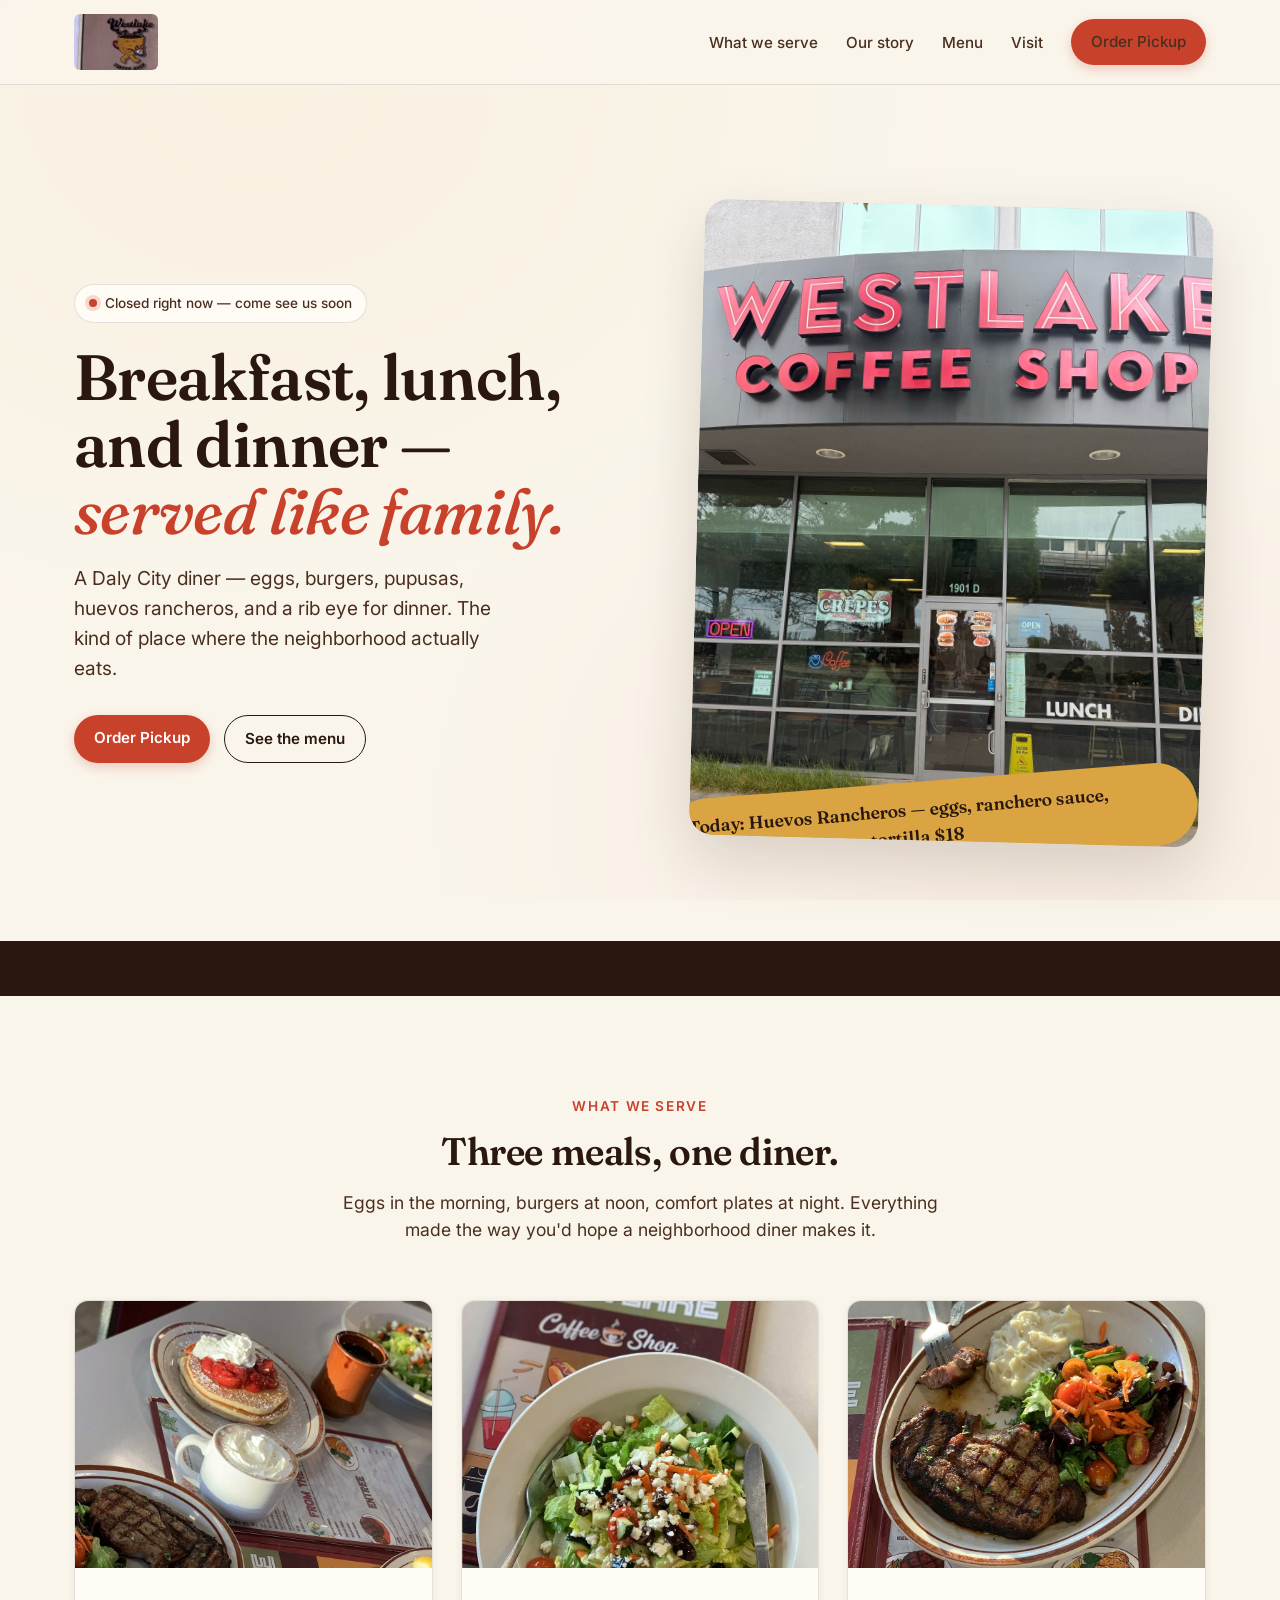
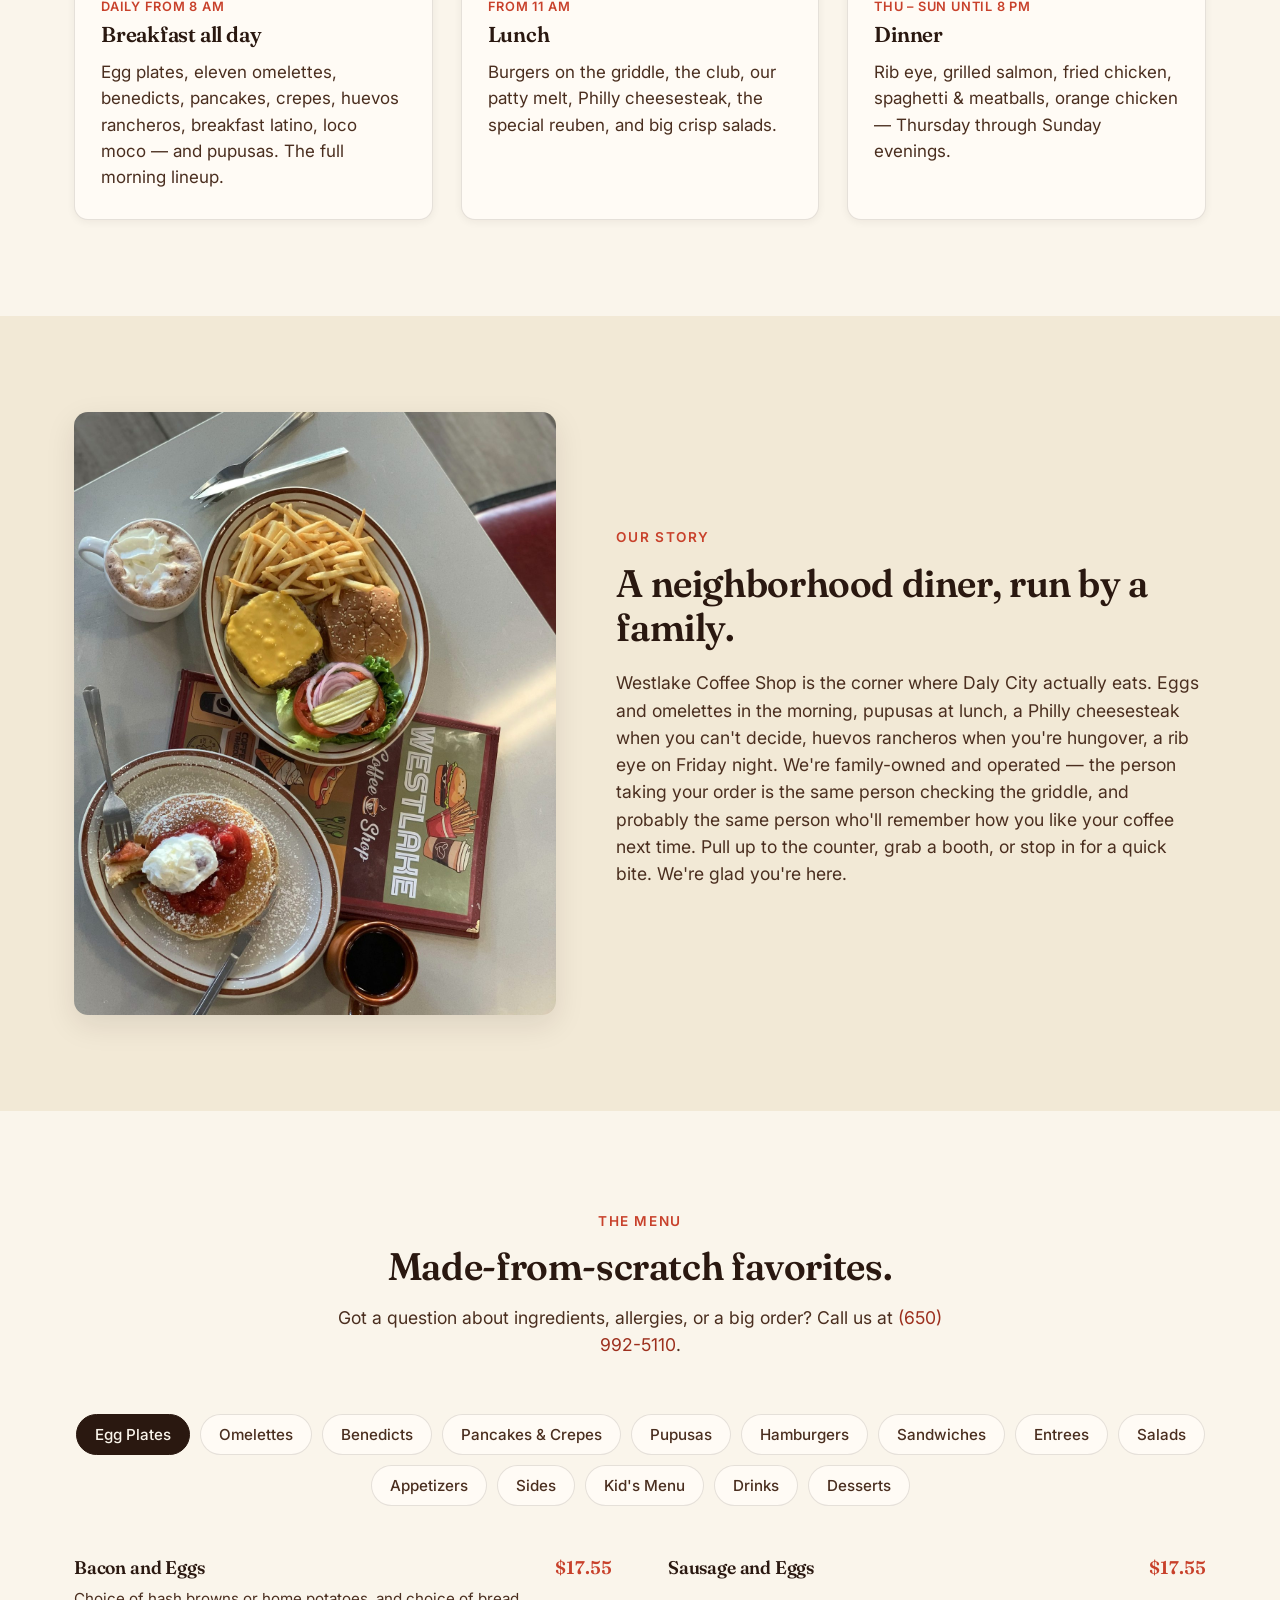
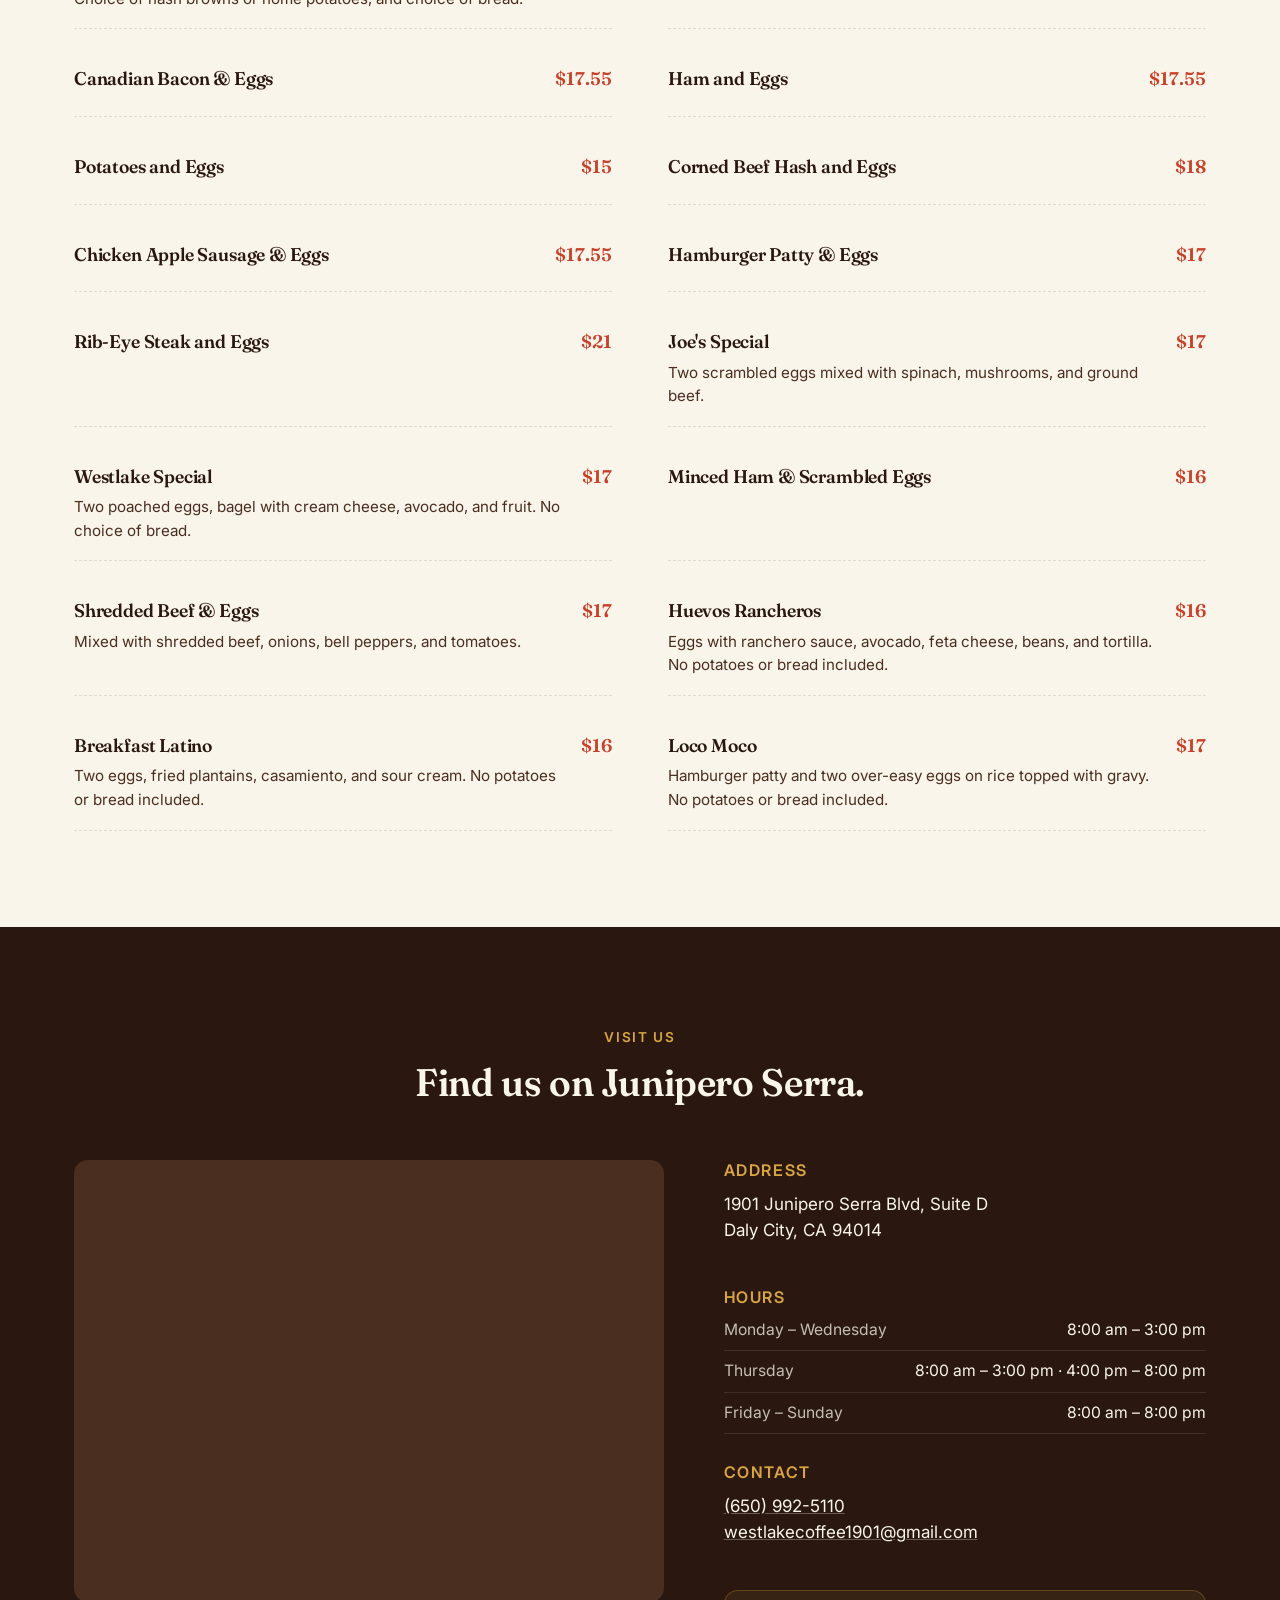
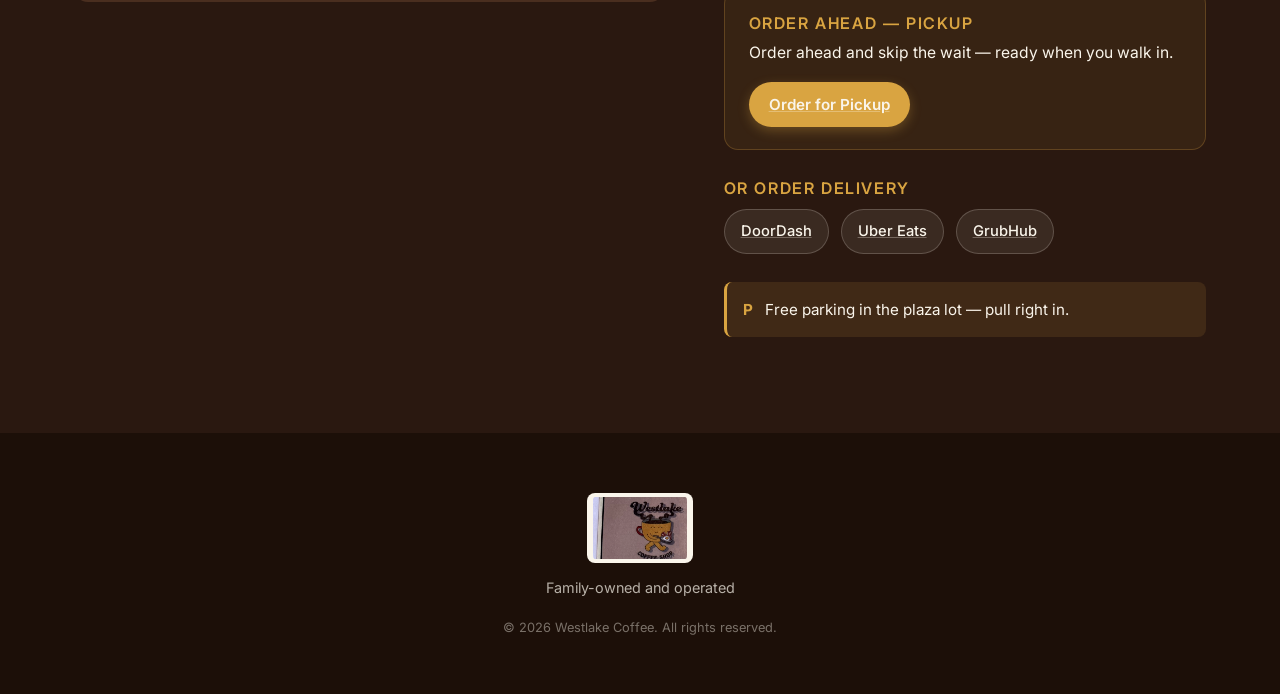
<file: index.html>
<!DOCTYPE html>
<html lang="en">
<head>
<meta charset="UTF-8" />
<meta name="viewport" content="width=device-width, initial-scale=1.0" />
<title>Westlake Coffee — Daly City Diner | Breakfast, Lunch & Dinner</title>
<meta name="description" content="A family-owned Daly City diner serving breakfast, lunch, and dinner on Junipero Serra. Coffee, comfort food, and a counter seat with your name on it." />

<link rel="preconnect" href="https://fonts.googleapis.com">
<link rel="preconnect" href="https://fonts.gstatic.com" crossorigin>
<link href="https://fonts.googleapis.com/css2?family=Fraunces:ital,opsz,wght@0,9..144,500;0,9..144,600;0,9..144,700;1,9..144,500&family=Inter:wght@400;500;600&display=swap" rel="stylesheet">

<link rel="stylesheet" href="styles.css">
</head>
<body>

<!-- ===== Nav ===== -->
<nav class="nav">
  <div class="nav-inner">
    <a href="#top" class="brand" aria-label="Westlake Coffee Shop — home">
      <img src="images/logo-full.png" alt="Westlake Coffee Shop" class="brand-logo" />
    </a>
    <button class="nav-toggle" aria-label="Toggle menu" aria-expanded="false">
      <span></span><span></span><span></span>
    </button>
    <ul class="nav-links">
      <li><a href="#serve">What we serve</a></li>
      <li><a href="#story">Our story</a></li>
      <li><a href="#menu">Menu</a></li>
      <li><a href="#visit">Visit</a></li>
      <li><a href="tel:+16509925110" data-bind-attr="href:business.pickup_url" class="btn">Order Pickup</a></li>
    </ul>
  </div>
</nav>

<!-- ===== Hero ===== -->
<header class="hero" id="top">
  <div class="container hero-grid">
    <div>
      <div class="hero-eyebrow" id="open-now">
        <span class="dot"></span>
        <span class="text">Checking hours…</span>
      </div>
      <h1>Breakfast, lunch, and dinner — <em>served like family.</em></h1>
      <p class="lede" data-bind="business.tagline">A Daly City diner — breakfast, lunch, and dinner, family-run on Junipero Serra.</p>
      <div class="hero-cta">
        <a href="tel:+16509925110" data-bind-attr="href:business.pickup_url" class="btn">Order Pickup</a>
        <a href="#menu" class="btn btn-ghost">See the menu</a>
      </div>
    </div>
    <div class="hero-photo" id="hero-photo">
      <div class="hero-sticker" data-bind="todays_special">Today's special</div>
    </div>
  </div>
</header>

<!-- ===== Marquee ===== -->
<div class="marquee" aria-hidden="true">
  <div class="marquee-track">
    <span>Fresh coffee, all day</span>
    <span>Pancakes since sunrise</span>
    <span>Family owned &amp; operated</span>
    <span>Free parking out front</span>
    <span>Daly City regulars welcome</span>
    <span>Dine in · Pick up · Delivery</span>
    <span>Fresh coffee, all day</span>
    <span>Pancakes since sunrise</span>
    <span>Family owned &amp; operated</span>
    <span>Free parking out front</span>
  </div>
</div>

<!-- ===== What we serve ===== -->
<section id="serve">
  <div class="container">
    <div class="section-head reveal">
      <span class="eyebrow">What we serve</span>
      <h2>Three meals, one diner.</h2>
      <p>Eggs in the morning, burgers at noon, comfort plates at night. Everything made the way you'd hope a neighborhood diner makes it.</p>
    </div>
    <div class="serve-grid" id="serve-grid"></div>
  </div>
</section>

<!-- ===== Family story ===== -->
<section class="story" id="story">
  <div class="container story-grid">
    <div class="story-photo reveal" id="story-photo"></div>
    <div class="reveal">
      <span class="eyebrow" style="color: var(--tomato); font-size: 0.85rem; font-weight: 600; letter-spacing: 0.12em; text-transform: uppercase;">Our story</span>
      <h2 data-bind="family_story.heading" style="margin-top: 12px;">A neighborhood diner, run by a family.</h2>
      <p data-bind="family_story.body"></p>
    </div>
  </div>
</section>

<!-- ===== Menu ===== -->
<section id="menu">
  <div class="container">
    <div class="section-head reveal">
      <span class="eyebrow">The menu</span>
      <h2>Made-from-scratch favorites.</h2>
      <p>Got a question about ingredients, allergies, or a big order? Call us at <a data-bind-attr="href:business.phone_link;prefix=tel:" href="tel:+16509925110"><span data-bind="business.phone">(650) 992-5110</span></a>.</p>
    </div>
    <div class="menu-tabs" id="menu-tabs"></div>
    <div id="menu-panels"></div>
  </div>
</section>

<!-- ===== Visit ===== -->
<section class="visit" id="visit">
  <div class="container">
    <div class="section-head reveal">
      <span class="eyebrow">Visit us</span>
      <h2>Find us on Junipero Serra.</h2>
    </div>
    <div class="visit-grid">
      <iframe class="visit-map reveal" id="visit-map" loading="lazy" referrerpolicy="no-referrer-when-downgrade"></iframe>
      <div class="visit-info reveal">
        <div class="visit-block">
          <h3>Address</h3>
          <p>
            <span data-bind="business.address_line1"></span><br>
            <span data-bind="business.address_line2"></span>
          </p>
        </div>
        <div class="visit-block">
          <h3>Hours</h3>
          <ul class="hours-list" id="hours-list"></ul>
        </div>
        <div class="visit-block">
          <h3>Contact</h3>
          <p>
            <a data-bind-attr="href:business.phone_link;prefix=tel:"><span data-bind="business.phone"></span></a><br>
            <a data-bind-attr="href:business.email;prefix=mailto:"><span data-bind="business.email"></span></a>
          </p>
        </div>
        <div class="visit-block pickup-block">
          <h3>Order ahead — pickup</h3>
          <p class="pickup-note" data-bind="business.pickup_note">Order ahead and skip the wait.</p>
          <a href="tel:+16509925110" data-bind-attr="href:business.pickup_url" class="btn pickup-btn">Order for Pickup</a>
        </div>
        <div class="visit-block">
          <h3>Or order delivery</h3>
          <div class="delivery-row" id="delivery-row"></div>
        </div>
        <div class="parking-callout">
          <strong style="color: var(--mustard);">P</strong>
          <span data-bind="business.parking_note"></span>
        </div>
      </div>
    </div>
  </div>
</section>

<!-- ===== Footer ===== -->
<footer>
  <div class="container">
    <a href="#top" class="brand" aria-label="Westlake Coffee Shop — home">
      <img src="images/logo-full.png" alt="Westlake Coffee Shop" class="brand-logo brand-logo-footer" />
    </a>
    <p data-bind="business.established">Family-owned and operated</p>
    <p class="legal">© <span id="year"></span> Westlake Coffee. All rights reserved.</p>
  </div>
</footer>

<!-- ===== Pickup demo modal (only shown when pickup_url isn't a real http URL) ===== -->
<div class="pickup-modal" id="pickup-modal" aria-hidden="true" role="dialog">
  <div class="pickup-modal-overlay" data-close></div>
  <div class="pickup-modal-panel">
    <div class="pickup-modal-banner">
      <strong>Demo preview</strong> — this is what the Toast Online Ordering pickup page will look like when connected. No real order is placed.
    </div>
    <header class="pickup-modal-header">
      <div>
        <div class="pickup-modal-title">Order for Pickup</div>
        <div class="pickup-modal-sub" data-bind="business.name">Westlake Coffee Shop</div>
      </div>
      <button class="pickup-modal-close" aria-label="Close" data-close>&times;</button>
    </header>
    <div class="pickup-modal-time">
      <span class="pickup-modal-time-label">Pickup time</span>
      <div class="pickup-time-pills">
        <button class="pickup-time-pill active" type="button">Ready in 15 min</button>
        <button class="pickup-time-pill" type="button">30 min</button>
        <button class="pickup-time-pill" type="button">Schedule…</button>
      </div>
    </div>
    <div class="pickup-modal-body">
      <div class="pickup-modal-menu" id="pickup-menu-list"></div>
      <aside class="pickup-modal-cart">
        <h4>Your order</h4>
        <ul class="pickup-cart-list" id="pickup-cart-list">
          <li class="pickup-cart-empty">Pick a few items to get started.</li>
        </ul>
        <div class="pickup-cart-totals">
          <div><span>Subtotal</span><span id="pickup-subtotal">$0.00</span></div>
          <div><span>Tax (est. 9.875%)</span><span id="pickup-tax">$0.00</span></div>
          <div class="total"><span>Total</span><span id="pickup-total">$0.00</span></div>
        </div>
        <button class="btn pickup-checkout-btn" id="pickup-checkout" type="button" disabled>Continue to Checkout</button>
        <p class="pickup-cart-footnote">Pay with card on the next step · Pickup in-store, no delivery fee.</p>
        <div class="powered-by-toast" aria-label="Powered by Toast">
          <span class="pbt-label">Powered by</span>
          <svg class="pbt-logo" viewBox="0 0 88 28" role="img" aria-hidden="true">
            <text x="0" y="22" font-family="Inter, system-ui, sans-serif" font-weight="800" font-size="26" fill="#FF4F25" letter-spacing="-1.5">toast</text>
          </svg>
        </div>
      </aside>
    </div>
  </div>
</div>

<script src="https://identity.netlify.com/v1/netlify-identity-widget.js"></script>
<script>
  // Auto-redirect to /admin after logging in via an invite/recovery link
  if (window.netlifyIdentity) {
    window.netlifyIdentity.on("init", (user) => {
      if (!user) {
        window.netlifyIdentity.on("login", () => { document.location.href = "/admin/"; });
      }
    });
  }
</script>
<script src="main.js"></script>
</body>
</html>
</file>
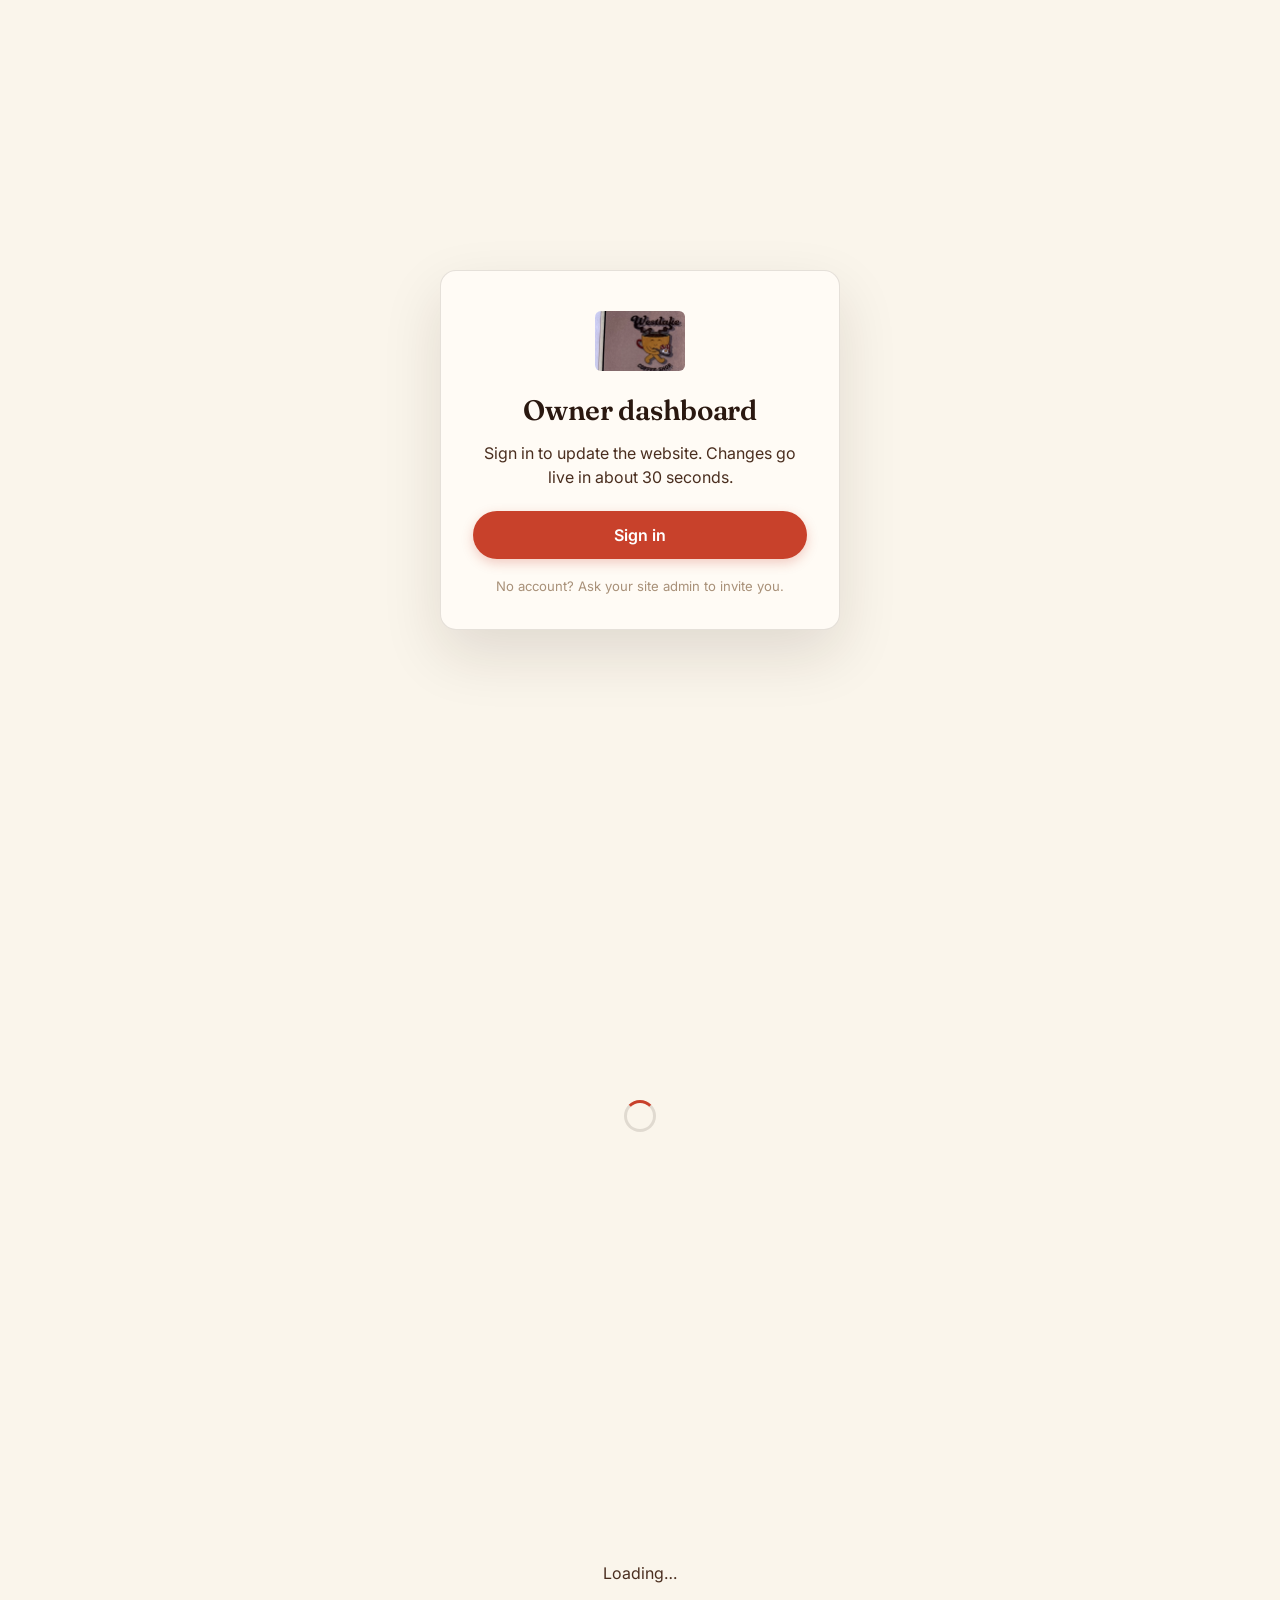
<file: dashboard/index.html>
<!DOCTYPE html>
<html lang="en">
<head>
<meta charset="UTF-8" />
<meta name="viewport" content="width=device-width, initial-scale=1.0" />
<title>Westlake Coffee — Dashboard</title>
<link rel="preconnect" href="https://fonts.googleapis.com">
<link rel="preconnect" href="https://fonts.gstatic.com" crossorigin>
<link href="https://fonts.googleapis.com/css2?family=Fraunces:opsz,wght@9..144,600;9..144,700&family=Inter:wght@400;500;600&display=swap" rel="stylesheet">
<link rel="stylesheet" href="dashboard.css">
</head>
<body>

<!-- ===== Auth gate ===== -->
<div id="auth-gate" class="auth-gate" hidden>
  <div class="auth-card">
    <img src="../images/logo-full.png" alt="Westlake Coffee Shop" class="auth-logo" />
    <h1>Owner dashboard</h1>
    <p>Sign in to update the website. Changes go live in about 30 seconds.</p>
    <button id="auth-signin" class="btn-primary">Sign in</button>
    <p class="auth-note">No account? Ask your site admin to invite you.</p>
  </div>
</div>

<!-- ===== Loading ===== -->
<div id="loading" class="loading-screen">
  <div class="spinner"></div>
  <p>Loading…</p>
</div>

<!-- ===== Dashboard ===== -->
<div id="app" class="app" hidden>
  <header class="app-header">
    <a href="/" class="app-brand">
      <img src="../images/logo-full.png" alt="Westlake Coffee Shop" />
    </a>
    <div class="app-header-right">
      <a href="/" class="header-link">View site →</a>
      <span class="header-user" id="header-user"></span>
      <button id="auth-signout" class="header-link link-button">Sign out</button>
    </div>
  </header>

  <main class="app-main">
    <div class="app-intro">
      <h1>What would you like to update?</h1>
      <p>Click <strong>Save</strong> on any section to publish the change. The live site updates in about 30 seconds.</p>
    </div>

    <!-- ===== Today's Special ===== -->
    <section class="card">
      <header class="card-head">
        <div>
          <h2>Today's special</h2>
          <p class="card-sub">The banner under the storefront photo on the homepage. Keep it short — one line.</p>
        </div>
        <span class="card-status" data-card="special"></span>
      </header>
      <div class="card-body">
        <textarea id="field-special" class="field-textarea" rows="2" placeholder="e.g. Today: Eggs Benedict — $18"></textarea>
        <div class="card-actions">
          <button class="btn-primary" data-save="special">Save today's special</button>
        </div>
      </div>
    </section>

    <!-- ===== Hours ===== -->
    <section class="card">
      <header class="card-head">
        <div>
          <h2>Hours</h2>
          <p class="card-sub">Edit the open/close times shown in the Visit section. Use 24-hour format (08:00, 20:00).</p>
        </div>
        <span class="card-status" data-card="hours"></span>
      </header>
      <div class="card-body">
        <div id="field-hours" class="hours-grid"></div>
        <div class="card-actions">
          <button class="btn-primary" data-save="hours">Save hours</button>
        </div>
      </div>
    </section>

    <!-- ===== Menu prices ===== -->
    <section class="card">
      <header class="card-head">
        <div>
          <h2>Menu prices</h2>
          <p class="card-sub">Quick price updates. Pick a category, edit prices, save. (Full menu editing — adding/removing items, descriptions — lives at <a href="/admin/" target="_blank">/admin</a>.)</p>
        </div>
        <span class="card-status" data-card="prices"></span>
      </header>
      <div class="card-body">
        <label class="field-label">
          Category
          <select id="field-category" class="field-select"></select>
        </label>
        <div id="field-prices" class="prices-table"></div>
        <div class="card-actions">
          <button class="btn-primary" data-save="prices">Save prices</button>
        </div>
      </div>
    </section>

    <p class="app-footer-note">
      This is the simplified dashboard. For full editing — adding menu items, uploading new photos, changing the family story — go to <a href="/admin/">/admin</a>.
    </p>
  </main>

  <!-- ===== Toast notifications ===== -->
  <div id="toast" class="toast" hidden></div>
</div>

<script src="https://identity.netlify.com/v1/netlify-identity-widget.js"></script>
<script src="dashboard.js"></script>
</body>
</html>
</file>
<file: styles.css>
/* ============ Westlake Coffee — warm diner-modern ============ */

:root {
  /* palette */
  --cream: #faf5eb;
  --cream-deep: #f2e9d6;
  --paper: #fffbf5;
  --espresso: #2a1810;
  --coffee: #4a2e1f;
  --tan: #a89078;
  --tomato: #c8412b;
  --tomato-deep: #9c2f1d;
  --mustard: #d9a441;
  --line: rgba(42, 24, 16, 0.12);

  /* type */
  --display: "Fraunces", Georgia, serif;
  --body: "Inter", -apple-system, BlinkMacSystemFont, "Segoe UI", sans-serif;

  /* spacing & motion */
  --maxw: 1180px;
  --radius: 14px;
  --shadow-sm: 0 2px 8px rgba(42, 24, 16, 0.06);
  --shadow-md: 0 10px 30px rgba(42, 24, 16, 0.1);
  --shadow-lg: 0 24px 60px rgba(42, 24, 16, 0.15);
  --ease: cubic-bezier(0.2, 0.7, 0.2, 1);
}

* { box-sizing: border-box; }

html { scroll-behavior: smooth; }

body {
  margin: 0;
  font-family: var(--body);
  color: var(--espresso);
  background: var(--cream);
  line-height: 1.55;
  font-size: 17px;
  /* subtle paper grain */
  background-image:
    radial-gradient(at 20% 10%, rgba(217, 164, 65, 0.06) 0, transparent 50%),
    radial-gradient(at 80% 90%, rgba(200, 65, 43, 0.05) 0, transparent 45%);
  background-attachment: fixed;
}

h1, h2, h3, h4 {
  font-family: var(--display);
  font-weight: 600;
  color: var(--espresso);
  letter-spacing: -0.01em;
  margin: 0;
  font-variation-settings: "opsz" 60, "SOFT" 30;
}

h1 { font-size: clamp(2.4rem, 5vw, 4.4rem); line-height: 1.05; }
h2 { font-size: clamp(1.8rem, 3vw, 2.8rem); line-height: 1.15; }
h3 { font-size: 1.35rem; line-height: 1.3; }

p { margin: 0 0 1rem; }

a { color: var(--tomato-deep); text-decoration: none; }
a:hover { text-decoration: underline; }

img { max-width: 100%; display: block; }

.container {
  max-width: var(--maxw);
  margin: 0 auto;
  padding: 0 24px;
}

section { padding: 96px 0; position: relative; }

/* ============ Nav ============ */
.nav {
  position: sticky;
  top: 0;
  z-index: 50;
  background: rgba(250, 245, 235, 0.85);
  backdrop-filter: saturate(140%) blur(10px);
  -webkit-backdrop-filter: saturate(140%) blur(10px);
  border-bottom: 1px solid var(--line);
}
.nav-inner {
  display: flex;
  align-items: center;
  justify-content: space-between;
  padding: 14px 24px;
  max-width: var(--maxw);
  margin: 0 auto;
}
.brand {
  display: flex;
  align-items: center;
  gap: 12px;
  font-family: var(--display);
  font-weight: 600;
  font-size: 1.25rem;
  color: var(--espresso);
  text-decoration: none;
}
.brand-logo {
  height: 56px;
  width: auto;
  display: block;
  border-radius: 6px;
  transition: transform 0.25s var(--ease);
}
.brand:hover .brand-logo { transform: scale(1.04) rotate(-1deg); }
.brand-logo-footer {
  height: 70px;
  margin: 0 auto;
  background: var(--cream);
  padding: 4px 6px;
  border-radius: 8px;
}
.nav-links {
  display: flex;
  gap: 28px;
  align-items: center;
  list-style: none;
  padding: 0; margin: 0;
}
.nav-links a {
  color: var(--coffee);
  font-size: 0.95rem;
  font-weight: 500;
  text-decoration: none;
  transition: color 0.2s var(--ease);
}
.nav-links a:hover { color: var(--tomato-deep); }
.btn {
  display: inline-block;
  background: var(--tomato);
  color: #fff;
  padding: 11px 20px;
  border-radius: 999px;
  font-weight: 600;
  font-size: 0.95rem;
  text-decoration: none;
  border: none;
  cursor: pointer;
  transition: transform 0.2s var(--ease), background 0.2s var(--ease), box-shadow 0.2s var(--ease);
  box-shadow: 0 4px 12px rgba(200, 65, 43, 0.25);
}
.btn:hover { background: var(--tomato-deep); transform: translateY(-1px); text-decoration: none; box-shadow: 0 6px 16px rgba(200, 65, 43, 0.35); }
.btn-ghost {
  background: transparent;
  color: var(--espresso);
  border: 1.5px solid var(--espresso);
  box-shadow: none;
}
.btn-ghost:hover { background: var(--espresso); color: var(--cream); }

.nav-toggle {
  display: none;
  background: transparent;
  border: none;
  padding: 8px;
  cursor: pointer;
}
.nav-toggle span {
  display: block;
  width: 22px; height: 2px;
  background: var(--espresso);
  margin: 5px 0;
  transition: transform 0.25s var(--ease), opacity 0.2s var(--ease);
}

/* ============ Hero ============ */
.hero {
  position: relative;
  padding: 120px 0 100px;
  overflow: hidden;
}
.hero-grid {
  display: grid;
  grid-template-columns: 1.05fr 0.95fr;
  gap: 60px;
  align-items: center;
}
.hero-eyebrow {
  display: inline-flex;
  align-items: center;
  gap: 8px;
  background: var(--paper);
  border: 1px solid var(--line);
  padding: 8px 14px;
  border-radius: 999px;
  font-size: 0.85rem;
  font-weight: 500;
  color: var(--coffee);
  margin-bottom: 20px;
}
.hero-eyebrow .dot {
  width: 8px; height: 8px;
  border-radius: 50%;
  background: #4caf50;
  box-shadow: 0 0 0 4px rgba(76, 175, 80, 0.18);
  animation: pulse 2s infinite;
}
.hero-eyebrow.closed .dot { background: #c8412b; box-shadow: 0 0 0 4px rgba(200, 65, 43, 0.18); }
@keyframes pulse { 0%,100% { opacity: 1; } 50% { opacity: 0.55; } }

.hero h1 em {
  font-style: italic;
  color: var(--tomato);
  font-weight: 500;
}
.hero p.lede {
  font-size: 1.2rem;
  color: var(--coffee);
  max-width: 36ch;
  margin: 20px 0 32px;
}
.hero-cta {
  display: flex;
  gap: 14px;
  flex-wrap: wrap;
}

.hero-photo {
  position: relative;
  aspect-ratio: 4/5;
  border-radius: 24px;
  overflow: hidden;
  box-shadow: var(--shadow-lg);
  transform: rotate(1.5deg);
}
.hero-photo .frame {
  position: absolute; inset: 0;
  background-size: cover;
  background-position: center;
  opacity: 0;
  transition: opacity 1.2s var(--ease);
}
.hero-photo .frame.active { opacity: 1; }
.hero-photo::after {
  content: "";
  position: absolute; inset: 0;
  background: linear-gradient(180deg, transparent 60%, rgba(42, 24, 16, 0.25));
  pointer-events: none;
}
.hero-sticker {
  position: absolute;
  bottom: -22px; left: -22px;
  background: var(--mustard);
  color: var(--espresso);
  padding: 14px 22px;
  border-radius: 999px;
  font-family: var(--display);
  font-weight: 600;
  font-size: 1.1rem;
  box-shadow: var(--shadow-md);
  transform: rotate(-6deg);
  z-index: 2;
}

/* marquee */
.marquee {
  background: var(--espresso);
  color: var(--cream);
  padding: 14px 0;
  overflow: hidden;
  white-space: nowrap;
}
.marquee-track {
  display: inline-block;
  animation: marquee 35s linear infinite;
  padding-left: 100%;
}
.marquee span {
  padding: 0 28px;
  font-family: var(--display);
  font-size: 1.05rem;
  font-style: italic;
}
.marquee span::after {
  content: "·";
  margin-left: 28px;
  color: var(--mustard);
}
@keyframes marquee { from { transform: translateX(0); } to { transform: translateX(-100%); } }

/* ============ Section heading ============ */
.section-head {
  text-align: center;
  margin-bottom: 56px;
}
.section-head .eyebrow {
  display: inline-block;
  font-size: 0.85rem;
  font-weight: 600;
  letter-spacing: 0.12em;
  text-transform: uppercase;
  color: var(--tomato);
  margin-bottom: 12px;
}
.section-head p {
  color: var(--coffee);
  font-size: 1.1rem;
  max-width: 56ch;
  margin: 16px auto 0;
}

/* ============ What we serve cards ============ */
.serve-grid {
  display: grid;
  grid-template-columns: repeat(3, 1fr);
  gap: 28px;
}
.serve-card {
  background: var(--paper);
  border-radius: var(--radius);
  overflow: hidden;
  box-shadow: var(--shadow-sm);
  transition: transform 0.3s var(--ease), box-shadow 0.3s var(--ease);
  border: 1px solid var(--line);
}
.serve-card:hover {
  transform: translateY(-6px);
  box-shadow: var(--shadow-md);
}
.serve-card .card-photo {
  aspect-ratio: 4/3;
  background-size: cover;
  background-position: center;
}
.serve-card .card-body {
  padding: 24px 26px 28px;
}
.serve-card .card-body h3 { margin-bottom: 10px; }
.serve-card .card-hours {
  display: inline-block;
  font-size: 0.8rem;
  font-weight: 600;
  letter-spacing: 0.06em;
  text-transform: uppercase;
  color: var(--tomato);
  margin-bottom: 4px;
}
.serve-card .card-body p {
  color: var(--coffee);
  margin: 6px 0 0;
}

/* ============ Family story ============ */
.story { background: var(--cream-deep); }
.story-grid {
  display: grid;
  grid-template-columns: 0.9fr 1.1fr;
  gap: 60px;
  align-items: center;
}
.story-photo {
  border-radius: var(--radius);
  overflow: hidden;
  aspect-ratio: 4/5;
  background-size: cover;
  background-position: center;
  box-shadow: var(--shadow-md);
}
.story h2 { margin-bottom: 20px; }
.story p {
  font-size: 1.1rem;
  color: var(--coffee);
}

/* ============ Menu ============ */
.menu-tabs {
  display: flex;
  flex-wrap: wrap;
  gap: 10px;
  justify-content: center;
  margin-bottom: 48px;
}
.menu-tab {
  background: var(--paper);
  border: 1.5px solid var(--line);
  color: var(--coffee);
  padding: 10px 18px;
  border-radius: 999px;
  font-family: var(--body);
  font-weight: 500;
  font-size: 0.95rem;
  cursor: pointer;
  transition: all 0.2s var(--ease);
}
.menu-tab:hover { border-color: var(--coffee); }
.menu-tab.active {
  background: var(--espresso);
  color: var(--cream);
  border-color: var(--espresso);
}

.menu-panel { display: none; }
.menu-panel.active { display: block; animation: fadeUp 0.4s var(--ease); }
@keyframes fadeUp { from { opacity: 0; transform: translateY(8px); } to { opacity: 1; transform: none; } }

.menu-grid {
  display: grid;
  grid-template-columns: 1fr 1fr;
  gap: 36px 56px;
}
.menu-item {
  display: grid;
  grid-template-columns: 1fr auto;
  gap: 12px;
  align-items: baseline;
  padding-bottom: 18px;
  border-bottom: 1px dashed var(--line);
}
.menu-item h4 {
  font-family: var(--display);
  font-weight: 600;
  font-size: 1.15rem;
  margin: 0 0 4px;
}
.menu-item .desc {
  font-size: 0.95rem;
  color: var(--coffee);
  margin: 0;
}
.menu-item .price {
  font-family: var(--display);
  font-weight: 600;
  font-size: 1.15rem;
  color: var(--tomato);
  white-space: nowrap;
}

/* ============ Visit ============ */
.visit { background: var(--espresso); color: var(--cream); }
.visit h2, .visit h3 { color: var(--cream); }
.visit .section-head .eyebrow { color: var(--mustard); }
.visit .section-head p { color: rgba(250, 245, 235, 0.75); }
.visit-grid {
  display: grid;
  grid-template-columns: 1.1fr 0.9fr;
  gap: 60px;
}
.visit-map {
  border-radius: var(--radius);
  overflow: hidden;
  aspect-ratio: 4/3;
  background: var(--coffee);
  border: 0;
  width: 100%;
}
.visit-info { display: flex; flex-direction: column; gap: 28px; }
.visit-block h3 {
  font-size: 1rem;
  letter-spacing: 0.1em;
  text-transform: uppercase;
  font-family: var(--body);
  font-weight: 600;
  color: var(--mustard);
  margin-bottom: 10px;
}
.visit-block p, .visit-block a { color: var(--cream); }
.visit-block a { text-decoration: underline; text-decoration-color: rgba(250,245,235,0.3); }
.hours-list {
  list-style: none;
  padding: 0; margin: 0;
  display: flex;
  flex-direction: column;
  gap: 8px;
}
.hours-list li {
  display: flex;
  justify-content: space-between;
  gap: 16px;
  padding-bottom: 8px;
  border-bottom: 1px solid rgba(250,245,235,0.1);
  font-size: 0.98rem;
}
.hours-list li span:first-child { color: rgba(250,245,235,0.75); }
.delivery-row {
  display: flex; gap: 12px; flex-wrap: wrap;
}
.delivery-pill {
  display: inline-block;
  padding: 10px 16px;
  background: rgba(250,245,235,0.08);
  border: 1px solid rgba(250,245,235,0.2);
  border-radius: 999px;
  color: var(--cream);
  font-size: 0.92rem;
  font-weight: 500;
  text-decoration: none;
  transition: background 0.2s var(--ease);
}
.delivery-pill:hover { background: rgba(250,245,235,0.18); text-decoration: none; }
.pickup-block {
  background: rgba(217, 164, 65, 0.08);
  border: 1px solid rgba(217, 164, 65, 0.25);
  border-radius: var(--radius);
  padding: 22px 24px;
}
.pickup-block h3 { color: var(--mustard); margin-bottom: 8px; }
.pickup-note {
  color: rgba(250, 245, 235, 0.85);
  font-size: 0.98rem;
  margin: 0 0 16px;
}
.pickup-btn {
  background: var(--mustard);
  color: var(--espresso);
  box-shadow: 0 4px 12px rgba(217, 164, 65, 0.3);
}
.pickup-btn:hover {
  background: #e9b757;
  color: var(--espresso);
  box-shadow: 0 6px 16px rgba(217, 164, 65, 0.45);
}
.parking-callout {
  display: flex;
  align-items: flex-start;
  gap: 12px;
  padding: 16px;
  background: rgba(217, 164, 65, 0.12);
  border-left: 3px solid var(--mustard);
  border-radius: 8px;
  font-size: 0.95rem;
}

/* ============ Footer ============ */
footer {
  background: #1c0f08;
  color: rgba(250,245,235,0.7);
  padding: 60px 0 40px;
  text-align: center;
  font-size: 0.9rem;
}
footer .brand { justify-content: center; color: var(--cream); margin-bottom: 14px; }
footer .brand-mark { background: var(--cream); color: var(--espresso); }
footer .legal { margin-top: 18px; font-size: 0.8rem; opacity: 0.6; }
footer a { color: var(--mustard); }

/* ============ Pickup demo modal ============ */
.pickup-modal {
  position: fixed;
  inset: 0;
  z-index: 100;
  display: none;
  align-items: flex-start;
  justify-content: center;
  padding: 40px 20px;
  overflow-y: auto;
}
.pickup-modal.open { display: flex; }
.pickup-modal-overlay {
  position: fixed; inset: 0;
  background: rgba(28, 15, 8, 0.62);
  backdrop-filter: blur(4px);
}
.pickup-modal-panel {
  position: relative;
  background: var(--paper);
  border-radius: 16px;
  width: min(960px, 100%);
  max-height: calc(100vh - 80px);
  display: flex;
  flex-direction: column;
  box-shadow: 0 30px 80px rgba(28, 15, 8, 0.4);
  overflow: hidden;
  animation: pickupIn 0.25s var(--ease);
}
@keyframes pickupIn {
  from { transform: translateY(20px); opacity: 0; }
  to   { transform: none; opacity: 1; }
}
.pickup-modal-banner {
  background: var(--mustard);
  color: var(--espresso);
  padding: 10px 24px;
  font-size: 0.88rem;
  text-align: center;
}
.pickup-modal-header {
  display: flex;
  align-items: center;
  justify-content: space-between;
  padding: 18px 24px 14px;
  border-bottom: 1px solid var(--line);
}
.pickup-modal-title {
  font-family: var(--display);
  font-weight: 600;
  font-size: 1.5rem;
  color: var(--espresso);
}
.pickup-modal-sub {
  font-size: 0.9rem;
  color: var(--coffee);
  margin-top: 2px;
}
.pickup-modal-close {
  background: transparent;
  border: none;
  font-size: 2rem;
  line-height: 1;
  color: var(--coffee);
  cursor: pointer;
  padding: 4px 10px;
  border-radius: 8px;
}
.pickup-modal-close:hover { background: var(--cream-deep); color: var(--espresso); }

.pickup-modal-time {
  display: flex;
  align-items: center;
  gap: 16px;
  padding: 14px 24px;
  border-bottom: 1px solid var(--line);
  background: var(--cream);
}
.pickup-modal-time-label {
  font-size: 0.85rem;
  font-weight: 600;
  letter-spacing: 0.06em;
  text-transform: uppercase;
  color: var(--coffee);
}
.pickup-time-pills { display: flex; gap: 8px; flex-wrap: wrap; }
.pickup-time-pill {
  background: var(--paper);
  border: 1.5px solid var(--line);
  color: var(--coffee);
  padding: 7px 14px;
  border-radius: 999px;
  font-family: var(--body);
  font-weight: 500;
  font-size: 0.9rem;
  cursor: pointer;
  transition: all 0.15s var(--ease);
}
.pickup-time-pill:hover { border-color: var(--coffee); }
.pickup-time-pill.active {
  background: var(--espresso);
  color: var(--cream);
  border-color: var(--espresso);
}

.pickup-modal-body {
  display: grid;
  grid-template-columns: 1.6fr 1fr;
  gap: 0;
  overflow: hidden;
  flex: 1 1 auto;
  min-height: 0;
}
.pickup-modal-menu {
  padding: 20px 24px;
  overflow-y: auto;
  display: flex;
  flex-direction: column;
  gap: 10px;
}
.pickup-menu-section {
  font-family: var(--display);
  font-weight: 600;
  font-size: 1.05rem;
  color: var(--tomato);
  margin: 12px 0 4px;
  padding-bottom: 4px;
  border-bottom: 1px solid var(--line);
}
.pickup-menu-section:first-child { margin-top: 0; }
.pickup-menu-item {
  display: flex;
  justify-content: space-between;
  align-items: center;
  gap: 16px;
  padding: 10px 12px;
  background: var(--paper);
  border: 1px solid var(--line);
  border-radius: 10px;
  transition: border-color 0.15s var(--ease);
}
.pickup-menu-item:hover { border-color: var(--tomato); }
.pickup-menu-item-info { flex: 1; min-width: 0; }
.pickup-menu-item-name {
  font-family: var(--display);
  font-weight: 600;
  font-size: 1rem;
  color: var(--espresso);
  margin: 0;
}
.pickup-menu-item-desc {
  font-size: 0.83rem;
  color: var(--coffee);
  margin: 2px 0 0;
  line-height: 1.35;
}
.pickup-menu-item-right {
  display: flex;
  align-items: center;
  gap: 12px;
  flex-shrink: 0;
}
.pickup-menu-item-price {
  font-family: var(--display);
  font-weight: 600;
  color: var(--tomato);
  font-size: 1rem;
}
.pickup-add-btn {
  background: var(--espresso);
  color: var(--cream);
  border: none;
  width: 32px;
  height: 32px;
  border-radius: 50%;
  font-size: 1.3rem;
  line-height: 1;
  cursor: pointer;
  display: grid;
  place-items: center;
  transition: transform 0.15s var(--ease), background 0.15s var(--ease);
}
.pickup-add-btn:hover { background: var(--tomato); transform: scale(1.08); }

.pickup-modal-cart {
  background: var(--cream-deep);
  padding: 20px 24px;
  display: flex;
  flex-direction: column;
  border-left: 1px solid var(--line);
  overflow-y: auto;
}
.pickup-modal-cart h4 {
  font-family: var(--display);
  font-weight: 600;
  font-size: 1.1rem;
  color: var(--espresso);
  margin: 0 0 14px;
}
.pickup-cart-list {
  list-style: none;
  padding: 0; margin: 0 0 14px;
  display: flex;
  flex-direction: column;
  gap: 8px;
  flex: 1 0 auto;
  min-height: 60px;
}
.pickup-cart-empty {
  color: var(--tan);
  font-style: italic;
  font-size: 0.92rem;
  padding: 8px 0;
}
.pickup-cart-item {
  display: grid;
  grid-template-columns: auto 1fr auto auto;
  gap: 10px;
  align-items: center;
  padding: 8px 0;
  border-bottom: 1px dashed var(--line);
  font-size: 0.92rem;
}
.pickup-cart-qty {
  display: inline-flex;
  align-items: center;
  background: var(--paper);
  border: 1px solid var(--line);
  border-radius: 999px;
  overflow: hidden;
}
.pickup-cart-qty button {
  background: transparent;
  border: none;
  padding: 2px 8px;
  cursor: pointer;
  color: var(--coffee);
  font-size: 0.95rem;
}
.pickup-cart-qty button:hover { color: var(--tomato); }
.pickup-cart-qty span { padding: 0 4px; font-weight: 600; min-width: 18px; text-align: center; }
.pickup-cart-name { color: var(--espresso); }
.pickup-cart-price { color: var(--coffee); font-variant-numeric: tabular-nums; }

.pickup-cart-totals {
  margin-top: 8px;
  padding-top: 12px;
  border-top: 1px solid var(--line);
  display: flex;
  flex-direction: column;
  gap: 6px;
  font-size: 0.95rem;
}
.pickup-cart-totals > div {
  display: flex;
  justify-content: space-between;
  color: var(--coffee);
  font-variant-numeric: tabular-nums;
}
.pickup-cart-totals .total {
  font-family: var(--display);
  font-weight: 600;
  color: var(--espresso);
  font-size: 1.15rem;
  margin-top: 4px;
  padding-top: 8px;
  border-top: 1px solid var(--line);
}
.pickup-checkout-btn {
  margin-top: 14px;
  width: 100%;
  background: var(--tomato);
}
.pickup-checkout-btn:disabled {
  background: var(--tan);
  cursor: not-allowed;
  opacity: 0.65;
  box-shadow: none;
}
.pickup-cart-footnote {
  font-size: 0.78rem;
  color: var(--coffee);
  text-align: center;
  margin: 10px 0 0;
}
.powered-by-toast {
  display: flex;
  align-items: center;
  justify-content: center;
  gap: 6px;
  margin-top: 14px;
  padding-top: 12px;
  border-top: 1px solid var(--line);
}
.pbt-label {
  font-size: 0.75rem;
  color: var(--tan);
  text-transform: uppercase;
  letter-spacing: 0.08em;
}
.pbt-logo { height: 22px; width: auto; }

.pickup-confirm {
  position: absolute;
  inset: 0;
  background: var(--paper);
  display: none;
  flex-direction: column;
  align-items: center;
  justify-content: center;
  text-align: center;
  padding: 40px;
  animation: pickupIn 0.3s var(--ease);
}
.pickup-confirm.show { display: flex; }
.pickup-confirm-icon {
  width: 72px; height: 72px;
  background: var(--mustard);
  border-radius: 50%;
  display: grid; place-items: center;
  font-size: 2.2rem;
  margin-bottom: 18px;
}
.pickup-confirm h3 { font-size: 1.6rem; margin-bottom: 10px; }
.pickup-confirm p { color: var(--coffee); max-width: 36ch; margin-bottom: 22px; }

@media (max-width: 760px) {
  .pickup-modal { padding: 12px; }
  .pickup-modal-panel { max-height: calc(100vh - 24px); }
  .pickup-modal-body { grid-template-columns: 1fr; }
  .pickup-modal-cart { border-left: none; border-top: 1px solid var(--line); max-height: 45vh; }
}

/* ============ Reveal-on-scroll ============ */
.reveal {
  opacity: 0;
  transform: translateY(24px);
  transition: opacity 0.7s var(--ease), transform 0.7s var(--ease);
}
.reveal.in {
  opacity: 1;
  transform: none;
}

/* ============ Mobile ============ */
@media (max-width: 860px) {
  section { padding: 64px 0; }
  .hero { padding: 60px 0 70px; }
  .hero-grid { grid-template-columns: 1fr; gap: 40px; }
  .hero-photo { transform: none; aspect-ratio: 4/3; max-width: 540px; margin: 0 auto; }
  .hero-sticker { left: 50%; transform: translateX(-50%) rotate(-4deg); bottom: -18px; }
  .serve-grid { grid-template-columns: 1fr; }
  .story-grid { grid-template-columns: 1fr; gap: 36px; }
  .menu-grid { grid-template-columns: 1fr; gap: 28px; }
  .visit-grid { grid-template-columns: 1fr; gap: 36px; }
  .nav-links {
    display: none;
    position: absolute;
    top: 100%; left: 0; right: 0;
    background: var(--cream);
    flex-direction: column;
    align-items: stretch;
    gap: 0;
    padding: 12px 24px 24px;
    border-bottom: 1px solid var(--line);
  }
  .nav-links.open { display: flex; }
  .nav-links li { width: 100%; }
  .nav-links a { display: block; padding: 12px 0; border-bottom: 1px solid var(--line); }
  .nav-links .btn { margin-top: 12px; text-align: center; }
  .nav-toggle { display: block; }
  .nav-toggle.open span:nth-child(1) { transform: translateY(7px) rotate(45deg); }
  .nav-toggle.open span:nth-child(2) { opacity: 0; }
  .nav-toggle.open span:nth-child(3) { transform: translateY(-7px) rotate(-45deg); }
}
</file>
<file: dashboard/dashboard.css>
/* ============ Custom dashboard — Westlake Coffee ============ */

:root {
  --cream: #faf5eb;
  --cream-deep: #f2e9d6;
  --paper: #fffbf5;
  --espresso: #2a1810;
  --coffee: #4a2e1f;
  --tan: #a89078;
  --tomato: #c8412b;
  --tomato-deep: #9c2f1d;
  --mustard: #d9a441;
  --line: rgba(42, 24, 16, 0.12);
  --success: #2e7d4f;
  --display: "Fraunces", Georgia, serif;
  --body: "Inter", -apple-system, BlinkMacSystemFont, sans-serif;
  --ease: cubic-bezier(0.2, 0.7, 0.2, 1);
}

* { box-sizing: border-box; }

body {
  margin: 0;
  font-family: var(--body);
  color: var(--espresso);
  background: var(--cream);
  line-height: 1.5;
  font-size: 16px;
}

a { color: var(--tomato-deep); text-decoration: none; }
a:hover { text-decoration: underline; }

img { max-width: 100%; display: block; }

h1, h2, h3 {
  font-family: var(--display);
  font-weight: 600;
  color: var(--espresso);
  margin: 0;
  letter-spacing: -0.01em;
}

button { font-family: inherit; cursor: pointer; }

.btn-primary {
  background: var(--tomato);
  color: #fff;
  border: none;
  padding: 12px 22px;
  border-radius: 999px;
  font-weight: 600;
  font-size: 0.95rem;
  transition: background 0.15s var(--ease), transform 0.15s var(--ease);
  box-shadow: 0 4px 12px rgba(200, 65, 43, 0.25);
}
.btn-primary:hover { background: var(--tomato-deep); transform: translateY(-1px); }
.btn-primary:disabled { background: var(--tan); cursor: not-allowed; opacity: 0.7; box-shadow: none; transform: none; }

/* ============ Auth gate ============ */
.auth-gate {
  min-height: 100vh;
  display: grid;
  place-items: center;
  padding: 20px;
}
.auth-card {
  background: var(--paper);
  border-radius: 16px;
  padding: 40px 32px 32px;
  max-width: 400px;
  width: 100%;
  text-align: center;
  box-shadow: 0 24px 60px rgba(42, 24, 16, 0.12);
  border: 1px solid var(--line);
}
.auth-logo {
  height: 60px;
  width: auto;
  margin: 0 auto 18px;
  border-radius: 6px;
}
.auth-card h1 {
  font-size: 1.75rem;
  margin-bottom: 10px;
}
.auth-card p {
  color: var(--coffee);
  margin: 0 0 22px;
}
.auth-card .btn-primary { width: 100%; padding: 14px; font-size: 1rem; }
.auth-note {
  font-size: 0.82rem !important;
  color: var(--tan) !important;
  margin: 18px 0 0 !important;
}

/* ============ Loading ============ */
.loading-screen {
  min-height: 100vh;
  display: grid;
  place-items: center;
  text-align: center;
  color: var(--coffee);
}
.spinner {
  width: 32px; height: 32px;
  border: 3px solid var(--line);
  border-top-color: var(--tomato);
  border-radius: 50%;
  animation: spin 0.8s linear infinite;
  margin: 0 auto 14px;
}
@keyframes spin { to { transform: rotate(360deg); } }

/* ============ App ============ */
.app-header {
  position: sticky;
  top: 0;
  z-index: 10;
  background: rgba(250, 245, 235, 0.92);
  backdrop-filter: blur(10px);
  border-bottom: 1px solid var(--line);
  display: flex;
  align-items: center;
  justify-content: space-between;
  padding: 12px 28px;
}
.app-brand img {
  height: 44px;
  width: auto;
  border-radius: 5px;
}
.app-header-right {
  display: flex;
  align-items: center;
  gap: 20px;
}
.header-link {
  font-size: 0.92rem;
  color: var(--coffee);
  background: none;
  border: none;
  padding: 0;
}
.header-link:hover { color: var(--tomato-deep); text-decoration: underline; cursor: pointer; }
.header-user {
  font-size: 0.85rem;
  color: var(--tan);
  padding-left: 20px;
  border-left: 1px solid var(--line);
}

.app-main {
  max-width: 780px;
  margin: 0 auto;
  padding: 40px 24px 80px;
}
.app-intro {
  margin-bottom: 32px;
}
.app-intro h1 {
  font-size: clamp(1.6rem, 3vw, 2.2rem);
  margin-bottom: 8px;
}
.app-intro p {
  color: var(--coffee);
  font-size: 1.05rem;
  margin: 0;
}

/* ============ Cards ============ */
.card {
  background: var(--paper);
  border: 1px solid var(--line);
  border-radius: 14px;
  margin-bottom: 22px;
  overflow: hidden;
  box-shadow: 0 2px 8px rgba(42, 24, 16, 0.04);
  transition: box-shadow 0.2s var(--ease);
}
.card:hover { box-shadow: 0 8px 24px rgba(42, 24, 16, 0.08); }
.card-head {
  display: flex;
  align-items: flex-start;
  justify-content: space-between;
  gap: 16px;
  padding: 22px 26px 16px;
  border-bottom: 1px solid var(--line);
  background: linear-gradient(180deg, var(--paper), transparent);
}
.card-head h2 {
  font-size: 1.35rem;
  margin-bottom: 6px;
}
.card-sub {
  color: var(--coffee);
  font-size: 0.93rem;
  margin: 0;
}
.card-status {
  font-size: 0.85rem;
  font-weight: 500;
  white-space: nowrap;
  padding: 4px 10px;
  border-radius: 999px;
  flex-shrink: 0;
}
.card-status.saving { background: var(--cream-deep); color: var(--coffee); }
.card-status.saved {
  background: rgba(46, 125, 79, 0.12);
  color: var(--success);
}
.card-status.error {
  background: rgba(200, 65, 43, 0.12);
  color: var(--tomato-deep);
}
.card-body { padding: 22px 26px 24px; }
.card-actions {
  margin-top: 18px;
  display: flex;
  justify-content: flex-end;
}

/* ============ Fields ============ */
.field-label {
  display: block;
  font-size: 0.85rem;
  font-weight: 600;
  letter-spacing: 0.04em;
  text-transform: uppercase;
  color: var(--coffee);
  margin-bottom: 8px;
}
.field-textarea, .field-input, .field-select {
  width: 100%;
  font-family: var(--body);
  font-size: 1rem;
  color: var(--espresso);
  background: var(--cream);
  border: 1.5px solid var(--line);
  border-radius: 10px;
  padding: 12px 14px;
  transition: border-color 0.15s var(--ease), background 0.15s var(--ease);
  resize: vertical;
}
.field-textarea:focus, .field-input:focus, .field-select:focus {
  outline: none;
  border-color: var(--tomato);
  background: var(--paper);
}
.field-select {
  appearance: none;
  background-image: url("data:image/svg+xml;utf8,<svg xmlns='http://www.w3.org/2000/svg' width='12' height='8' viewBox='0 0 12 8'><path d='M1 1l5 5 5-5' stroke='%234a2e1f' stroke-width='1.5' fill='none' stroke-linecap='round' stroke-linejoin='round'/></svg>");
  background-repeat: no-repeat;
  background-position: right 14px center;
  padding-right: 38px;
}

/* ============ Hours grid ============ */
.hours-grid {
  display: flex;
  flex-direction: column;
  gap: 12px;
}
.hours-row {
  display: grid;
  grid-template-columns: 130px 1fr auto;
  gap: 14px;
  align-items: center;
  padding: 12px 14px;
  background: var(--cream);
  border: 1px solid var(--line);
  border-radius: 10px;
}
.hours-row .day-label {
  font-weight: 600;
  color: var(--espresso);
}
.hours-fields {
  display: flex;
  align-items: center;
  gap: 8px;
  flex-wrap: wrap;
}
.hours-time {
  width: 92px;
  padding: 8px 10px;
  border-radius: 8px;
  border: 1.5px solid var(--line);
  font-family: var(--body);
  font-size: 0.95rem;
  background: var(--paper);
}
.hours-time:focus { outline: none; border-color: var(--tomato); }
.hours-sep {
  color: var(--tan);
  font-size: 0.85rem;
  padding: 0 2px;
}
.hours-second {
  margin-left: 12px;
  padding-left: 12px;
  border-left: 2px solid var(--mustard);
  position: relative;
}
.hours-second::before {
  content: "+ 2nd window";
  position: absolute;
  top: -16px;
  left: 12px;
  font-size: 0.7rem;
  text-transform: uppercase;
  letter-spacing: 0.08em;
  color: var(--mustard);
  font-weight: 600;
}
.hours-add-second {
  background: transparent;
  border: 1px dashed var(--line);
  color: var(--tan);
  font-size: 0.85rem;
  padding: 4px 10px;
  border-radius: 999px;
  cursor: pointer;
}
.hours-add-second:hover { color: var(--mustard); border-color: var(--mustard); }
.hours-remove-second {
  background: transparent;
  border: none;
  color: var(--tan);
  font-size: 1.4rem;
  line-height: 1;
  cursor: pointer;
  padding: 0 4px;
}
.hours-remove-second:hover { color: var(--tomato); }

/* ============ Prices table ============ */
.prices-table {
  margin-top: 16px;
  display: flex;
  flex-direction: column;
  gap: 6px;
}
.price-row {
  display: grid;
  grid-template-columns: 1fr 110px;
  gap: 16px;
  align-items: center;
  padding: 10px 14px;
  background: var(--cream);
  border: 1px solid var(--line);
  border-radius: 8px;
}
.price-row:hover { background: var(--paper); border-color: var(--coffee); }
.price-item-name {
  color: var(--espresso);
  font-weight: 500;
}
.price-input-wrap {
  position: relative;
  display: flex;
  align-items: center;
}
.price-input-wrap::before {
  content: "$";
  position: absolute;
  left: 10px;
  color: var(--tomato);
  font-weight: 600;
  pointer-events: none;
}
.price-input {
  width: 100%;
  padding: 8px 10px 8px 24px;
  border: 1.5px solid var(--line);
  border-radius: 6px;
  font-family: var(--body);
  font-size: 0.95rem;
  text-align: right;
  background: var(--paper);
  font-variant-numeric: tabular-nums;
}
.price-input:focus { outline: none; border-color: var(--tomato); }
.price-input.dirty {
  background: rgba(217, 164, 65, 0.12);
  border-color: var(--mustard);
}

.app-footer-note {
  margin-top: 30px;
  padding: 16px 20px;
  background: rgba(42, 24, 16, 0.04);
  border-radius: 10px;
  color: var(--coffee);
  font-size: 0.9rem;
  text-align: center;
}

/* ============ Toast notifications ============ */
.toast {
  position: fixed;
  bottom: 24px;
  left: 50%;
  transform: translateX(-50%);
  background: var(--espresso);
  color: var(--cream);
  padding: 14px 22px;
  border-radius: 999px;
  font-size: 0.95rem;
  font-weight: 500;
  box-shadow: 0 8px 24px rgba(42, 24, 16, 0.3);
  z-index: 100;
  animation: toastIn 0.25s var(--ease);
}
.toast.success { background: var(--success); }
.toast.error { background: var(--tomato-deep); }
@keyframes toastIn {
  from { transform: translateX(-50%) translateY(20px); opacity: 0; }
  to { transform: translateX(-50%) translateY(0); opacity: 1; }
}

/* ============ Mobile ============ */
@media (max-width: 640px) {
  .app-header { padding: 10px 16px; }
  .header-user { display: none; }
  .app-main { padding: 24px 16px 60px; }
  .card-head { padding: 18px 20px 14px; flex-direction: column; align-items: flex-start; }
  .card-body { padding: 18px 20px 22px; }
  .card-actions { justify-content: stretch; }
  .card-actions .btn-primary { flex: 1; }
  .hours-row { grid-template-columns: 1fr; }
  .hours-row .day-label { font-size: 1rem; }
  .price-row { grid-template-columns: 1fr 90px; padding: 10px 12px; }
}
</file>
